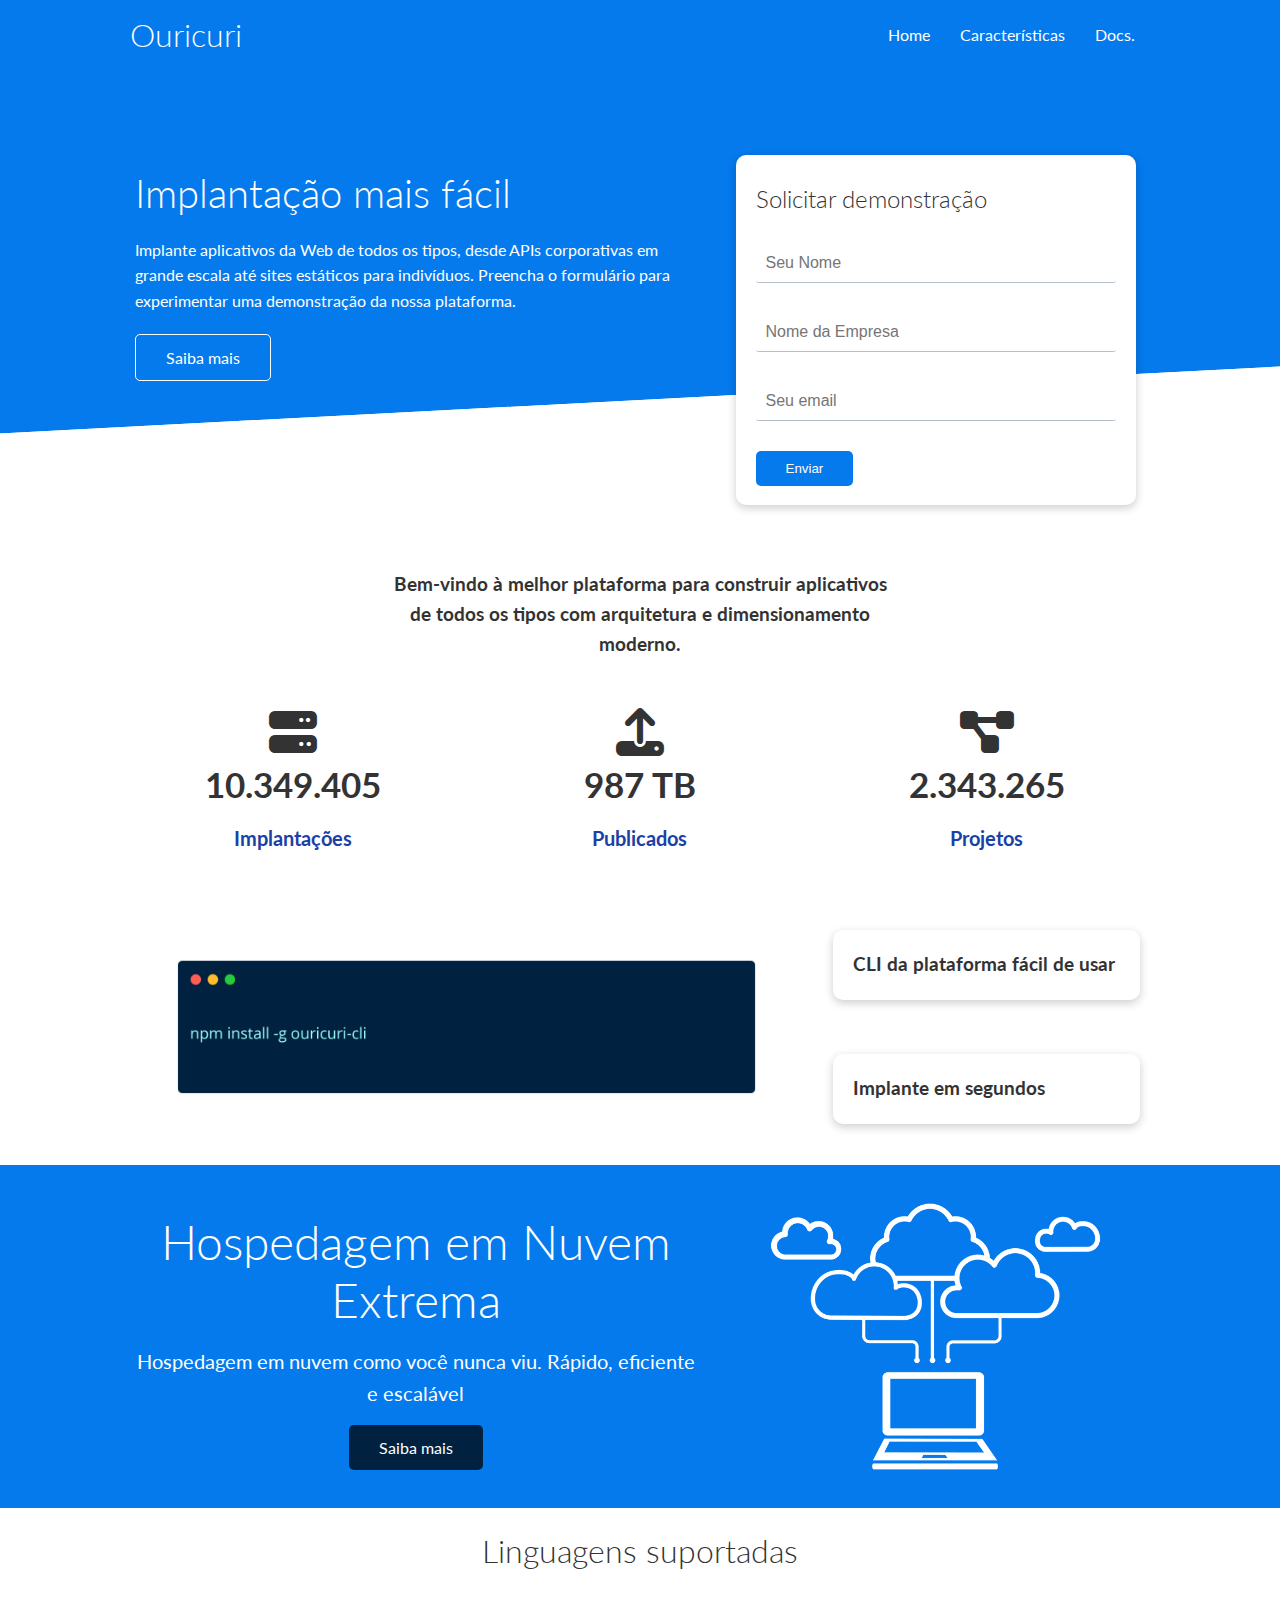
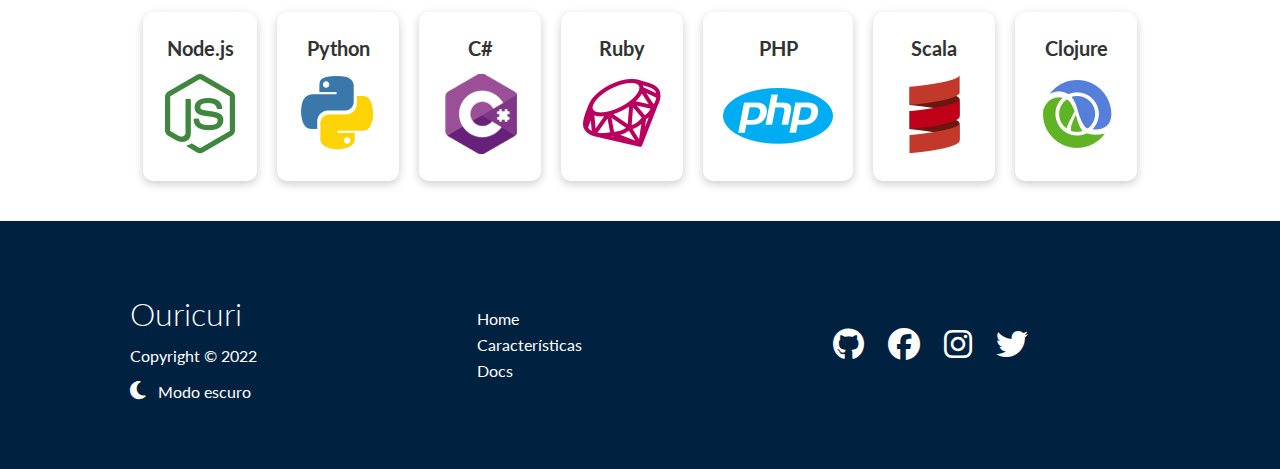
<file: 1_ouricuri_host/index.html>
<!DOCTYPE html>
<html lang="en">
<head>
    <meta charset="UTF-8">
    <meta http-equiv="X-UA-Compatible" content="IE=edge">
    <meta name="viewport" content="width=device-width, initial-scale=1.0">
    <link rel="stylesheet" href="./assets/css/style.css">
    <script src="./assets/js/scripts.js" defer></script>
    <title>Ouricuri Host - Hospedagem em nuvem para todos</title>
</head>
<body>
    <div id="theme">
        <!-- Navbar -->
        <div class="navbar">
            <div class="container flex">
                <h1 class="logo">Ouricuri</h1>
                <nav>
                    <ul>
                        <li><a href="index.html">Home</a></li>
                        <li><a href="features.html">Características</a></li>
                        <li><a href="docs.html">Docs.</a></li>
                    </ul>
                </nav>
            </div>
        </div>

        <!-- Showcase -->
        <section class="showcase">
            <div class="container grid">
                <div class="showcase-text">
                    <h1>Implantação mais fácil</h1>
                    <p>Implante aplicativos da Web de todos os tipos, desde APIs corporativas em grande escala até sites estáticos para indivíduos. Preencha o formulário para experimentar uma demonstração da nossa plataforma.</p>
                    <a href="features.html" class="btn btn-outline">Saiba mais</a>
                </div>

                <div class="showcase-form card">
                    <h2>Solicitar demonstração</h2>
                    <form>
                        <div class="form-control">
                            <input type="text" name="Name" placeholder="Seu Nome" required>
                        </div>
                        <div class="form-control">
                            <input type="text" name="Company Name" placeholder="Nome da Empresa" required>
                        </div>
                        <div class="form-control">
                            <input type="email" name="email" placeholder="Seu email" required>
                        </div>
                        <input type="submit" value="Enviar" class="btn btn-primary">
                    </form>
                </div>
            </div>
        </section>

        <!-- Stats -->
        <section class="stats">
            <div class="container">
                <h3 class="stats-heading text-center my-1">
                    Bem-vindo à melhor plataforma para construir aplicativos de todos os tipos com arquitetura e dimensionamento moderno.
                </h3>

                <div class="grid grid-3 text-center my-4">
                    <div>
                        <i class="fas fa-server fa-3x"></i>
                        <h3>10.349.405</h3>
                        <p class="text-secondary">Implantações</p>
                    </div>
                    <div>
                        <i class="fas fa-upload fa-3x"></i>
                        <h3>987 TB</h3>
                        <p class="text-secondary">Publicados</p>
                    </div>
                    <div>
                        <i class="fas fa-project-diagram fa-3x"></i>
                        <h3>2.343.265</h3>
                        <p class="text-secondary">Projetos</p>
                    </div>
                </div>
            </div>
        </section>

        <!-- Cli -->
        <section class="cli">
            <div class="container grid">
                <img src="./assets/images/cli.png" alt="">
                <div class="card">
                    <h3>CLI da plataforma fácil de usar</h3>
                </div>
                <div class="card">
                    <h3>Implante em segundos</h3>
                </div>
            </div>
        </section>

        <!-- Cloud -->
        <section class="cloud bg-primary my-2 py-2">
            <div class="container grid">
                <div class="text-center">
                    <h2 class="lg">Hospedagem em Nuvem Extrema</h2>
                    <p class="lead my-1">Hospedagem em nuvem como você nunca viu. Rápido, eficiente e escalável</p>
                    <a href="features.html" class="btn btn-dark">Saiba mais</a>
                </div>
                <img src="./assets/images/cloud.png" alt="">
            </div>
        </section>

        <!-- Languages -->
        <section class="languages">
            <h2 class="md text-center my-2">
                Linguagens suportadas
            </h2>
            <div class="container flex">
                <div class="card">
                    <h4>Node.js</h4>
                    <img src="./assets/images/logos/node.png" alt="Node.JS">
                </div>
                <div class="card">
                    <h4>Python</h4>
                    <img src="./assets/images/logos/python.png" alt="Python">
                </div>
                <div class="card">
                    <h4>C#</h4>
                    <img src="./assets/images/logos/csharp.png" alt="C#">
                </div>
                <div class="card">
                    <h4>Ruby</h4>
                    <img src="./assets/images/logos/ruby.png" alt="Ruby">
                </div>
                <div class="card">
                    <h4>PHP</h4>
                    <img src="./assets/images/logos/php.png" alt="PHP">
                </div>
                <div class="card">
                    <h4>Scala</h4>
                    <img src="./assets/images/logos/scala.png" alt="Scala">
                </div>
                <div class="card">
                    <h4>Clojure</h4>
                    <img src="./assets/images/logos/clojure.png" alt="Clojure">
                </div>
            </div>
        </section>

        <!-- Footer -->
        <footer class="footer bg-dark py-5">
            <div class="container grid grid-3">
                <div>
                    <h1>Ouricuri
                    </h1>
                    <p>Copyright &copy; 2022</p>
                    <ul>
                        <li class="theme-footer-aligin">
                            <input type="checkbox" name="change-theme" id="change-theme" />
                            <label for="change-theme">
                                <i class="fa-solid fa-sun"></i>
                                <i class="fa-solid fa-moon"></i>
                            </label><label for="change-theme" class="themelighttext">Modo claro</label>
                            <label for="change-theme" class="themedarktext">Modo escuro</label>
                        </li>
                    </ul>
                </div>
                <nav>
                    <ul>
                        <li><a href="index.html">Home</a></li>
                        <li><a href="features.html">Características</a></li>
                        <li><a href="docs.html">Docs</a></li>
                    </ul>
                </nav>
                <div class="social">
                    <a href="#"><i class="fab fa-github fa-2x" title="GitHub"></i></a>
                    <a href="#"><i class="fab fa-facebook fa-2x" title="Facebook"></i></a>
                    <a href="#"><i class="fab fa-instagram fa-2x" title="Instagram"></i></a>
                    <a href="#"><i class="fab fa-twitter fa-2x" title="Twitter"></i></a>
                </div>
            </div>
        </footer>
    </div>
</body>
</html>
</file>
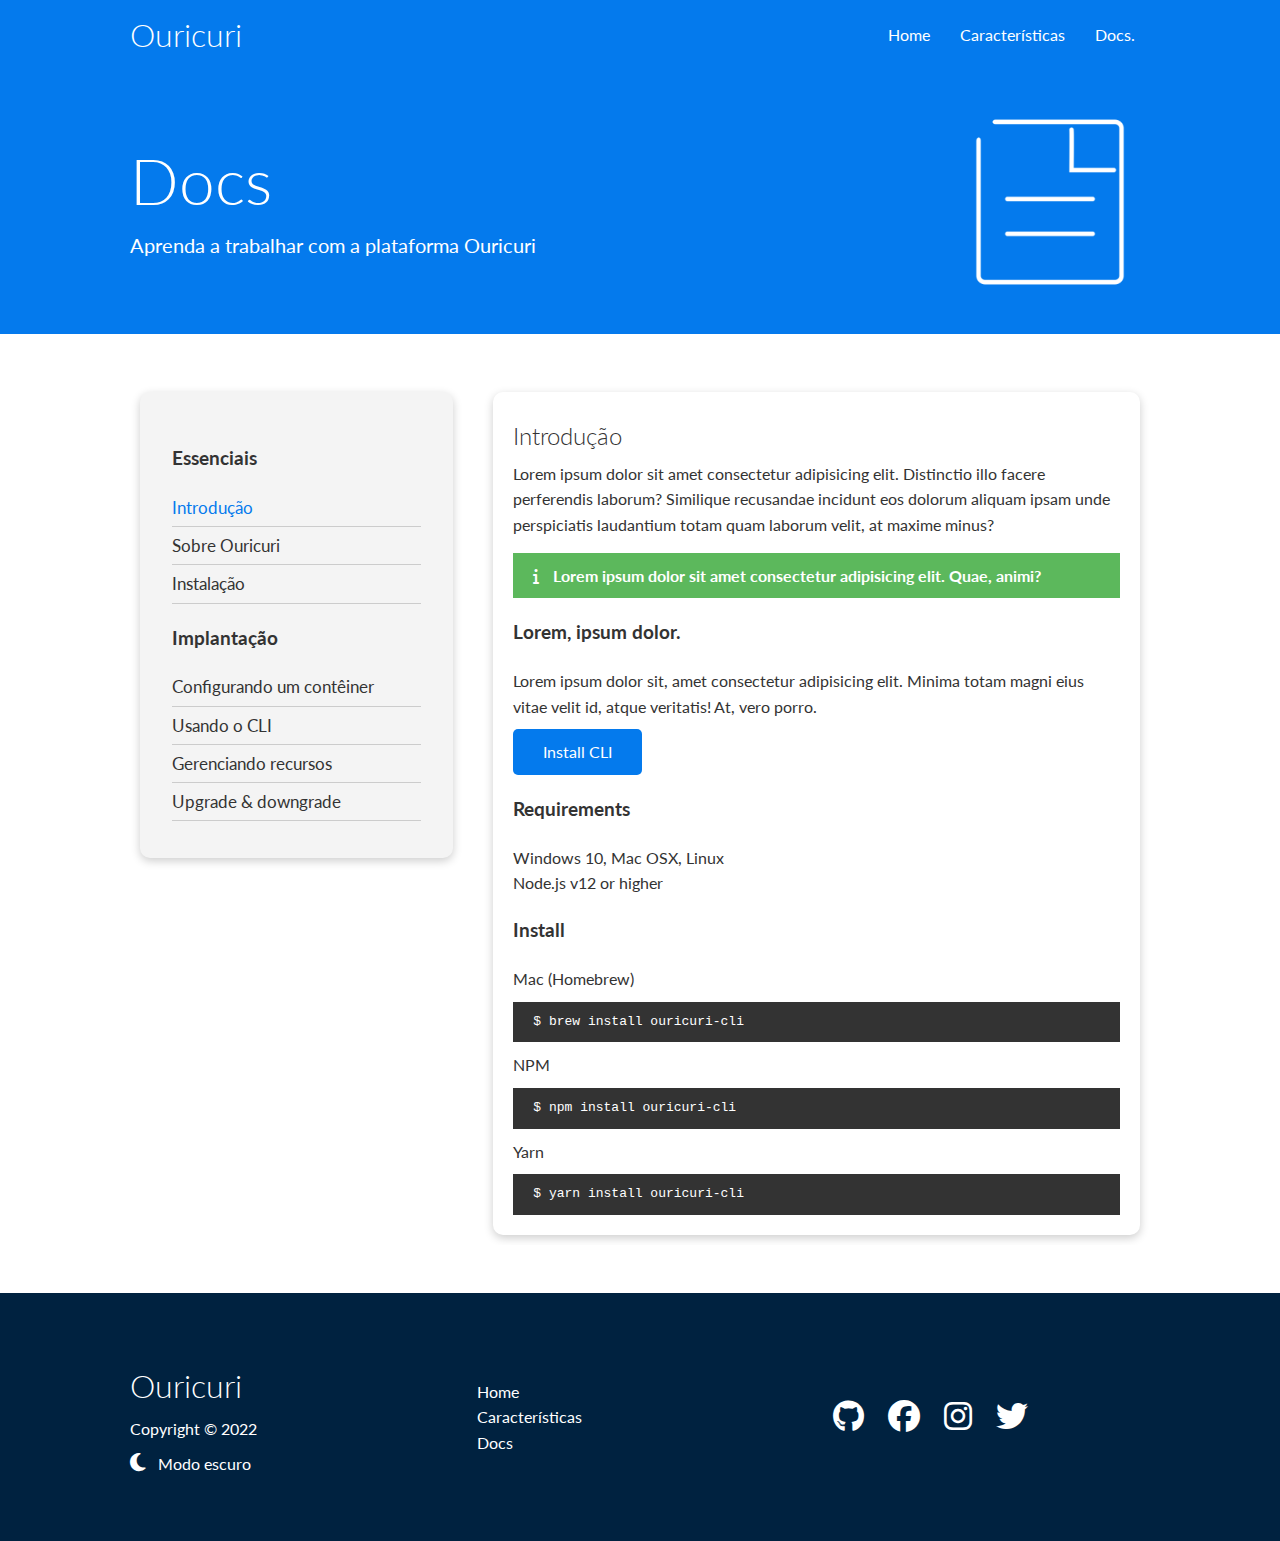
<file: 1_ouricuri_host/docs.html>
<!DOCTYPE html>
<html lang="en">
    <head>
        <meta charset="UTF-8">
        <meta http-equiv="X-UA-Compatible" content="IE=edge">
        <meta name="viewport" content="width=device-width, initial-scale=1.0">
        <link rel="stylesheet" href="./assets/css/style.css">
        <script src="./assets/js/scripts.js" defer></script>
        <title>Ouricuri Host - Hospedagem em nuvem para todos</title>
    </head>
<body>
    <div id="theme">
        <!-- Navbar -->
        <div class="navbar">
            <div class="container flex">
                <h1 class="logo">Ouricuri</h1>
                <nav>
                    <ul>
                        <li><a href="index.html">Home</a></li>
                        <li><a href="features.html">Características</a></li>
                        <li><a href="docs.html">Docs.</a></li>
                    </ul>
                </nav>
            </div>
        </div>

        <!-- Head -->
        <section class="docs-head bg-primary py-3">
            <div class="container grid">
                <div>
                    <h1 class="xl">Docs</h1>
                    <p class="lead">
                        Aprenda a trabalhar com a plataforma Ouricuri
                    </p>
                </div>
                <img src="./assets/images/docs.png" alt="">
            </div>
        </section>

        <!-- Docs main -->
        <section class="docs-main my-4">
            <div class="container grid">
                <div class="card bg-light p-3">
                    <h3 class="my-2">Essenciais</h3>
                    <nav>
                        <ul>
                            <li><a class="text-primary" href="#">Introdução</a></li>
                            <li><a href="#">Sobre Ouricuri</a></li>
                            <li><a href="#">Instalação</a></li>
                        </ul>
                    </nav>

                    <h3 class="my-2">Implantação</h3>
                    <nav>
                        <ul>
                            <li><a href="#">Configurando um contêiner</a></li>
                                <li><a href="#">Usando o CLI</a></li>
                                <li><a href="#">Gerenciando recursos</a></li>
                                <li><a href="#">Upgrade & downgrade</a></li>
                        </ul>
                    </nav>
                </div>
                <div class="card">
                    <h2>Introdução</h2>
                    <p>Lorem ipsum dolor sit amet consectetur adipisicing elit. Distinctio illo facere perferendis laborum? Similique recusandae incidunt eos dolorum aliquam ipsam unde perspiciatis laudantium totam quam laborum velit, at maxime minus?</p>

                    <div class="alert alert-success">
                        <i class="fas fa-info"></i> Lorem ipsum dolor sit amet consectetur adipisicing elit. Quae, animi?
                    </div>

                    <h3>Lorem, ipsum dolor.</h3>
                    <p>Lorem ipsum dolor sit, amet consectetur adipisicing elit. Minima totam magni eius vitae velit id, atque veritatis! At, vero porro.</p>
                    <a href="#" class="btn btn-primary">Install CLI</a>

                    <h3>Requirements</h3>
                    <ul>
                        <li>Windows 10, Mac OSX, Linux</li>
                        <li>Node.js v12 or higher</li>
                    </ul>

                    <h3>Install</h3>
                    <p>Mac (Homebrew)</p>
                    <pre><code>$ brew install ouricuri-cli</code></pre>
                    <p>NPM</p>
                    <pre><code>$ npm install ouricuri-cli</code></pre>
                    <p>Yarn</p>
                    <pre><code>$ yarn install ouricuri-cli</code></pre>

                </div>
            </div>
        </section>
        
        <!-- Footer -->
        <footer class="footer bg-dark py-5">
            <div class="container grid grid-3">
                <div>
                    <h1>Ouricuri
                    </h1>
                    <p>Copyright &copy; 2022</p>
                    <ul>
                        <li class="theme-footer-aligin">
                            <input type="checkbox" name="change-theme" id="change-theme" />
                            <label for="change-theme">
                                <i class="fa-solid fa-sun"></i>
                                <i class="fa-solid fa-moon"></i>
                            </label><label for="change-theme" class="themelighttext">Modo claro</label>
                            <label for="change-theme" class="themedarktext">Modo escuro</label>
                        </li>
                    </ul>
                </div>
                <nav>
                    <ul>
                        <li><a href="index.html">Home</a></li>
                        <li><a href="features.html">Características</a></li>
                        <li><a href="docs.html">Docs</a></li>
                    </ul>
                </nav>
                <div class="social">
                    <a href="#"><i class="fab fa-github fa-2x" title="GitHub"></i></a>
                    <a href="#"><i class="fab fa-facebook fa-2x" title="Facebook"></i></a>
                    <a href="#"><i class="fab fa-instagram fa-2x" title="Instagram"></i></a>
                    <a href="#"><i class="fab fa-twitter fa-2x" title="Twitter"></i></a>
                </div>
            </div>
        </footer>
    </div>
</body>
</html>
</file>
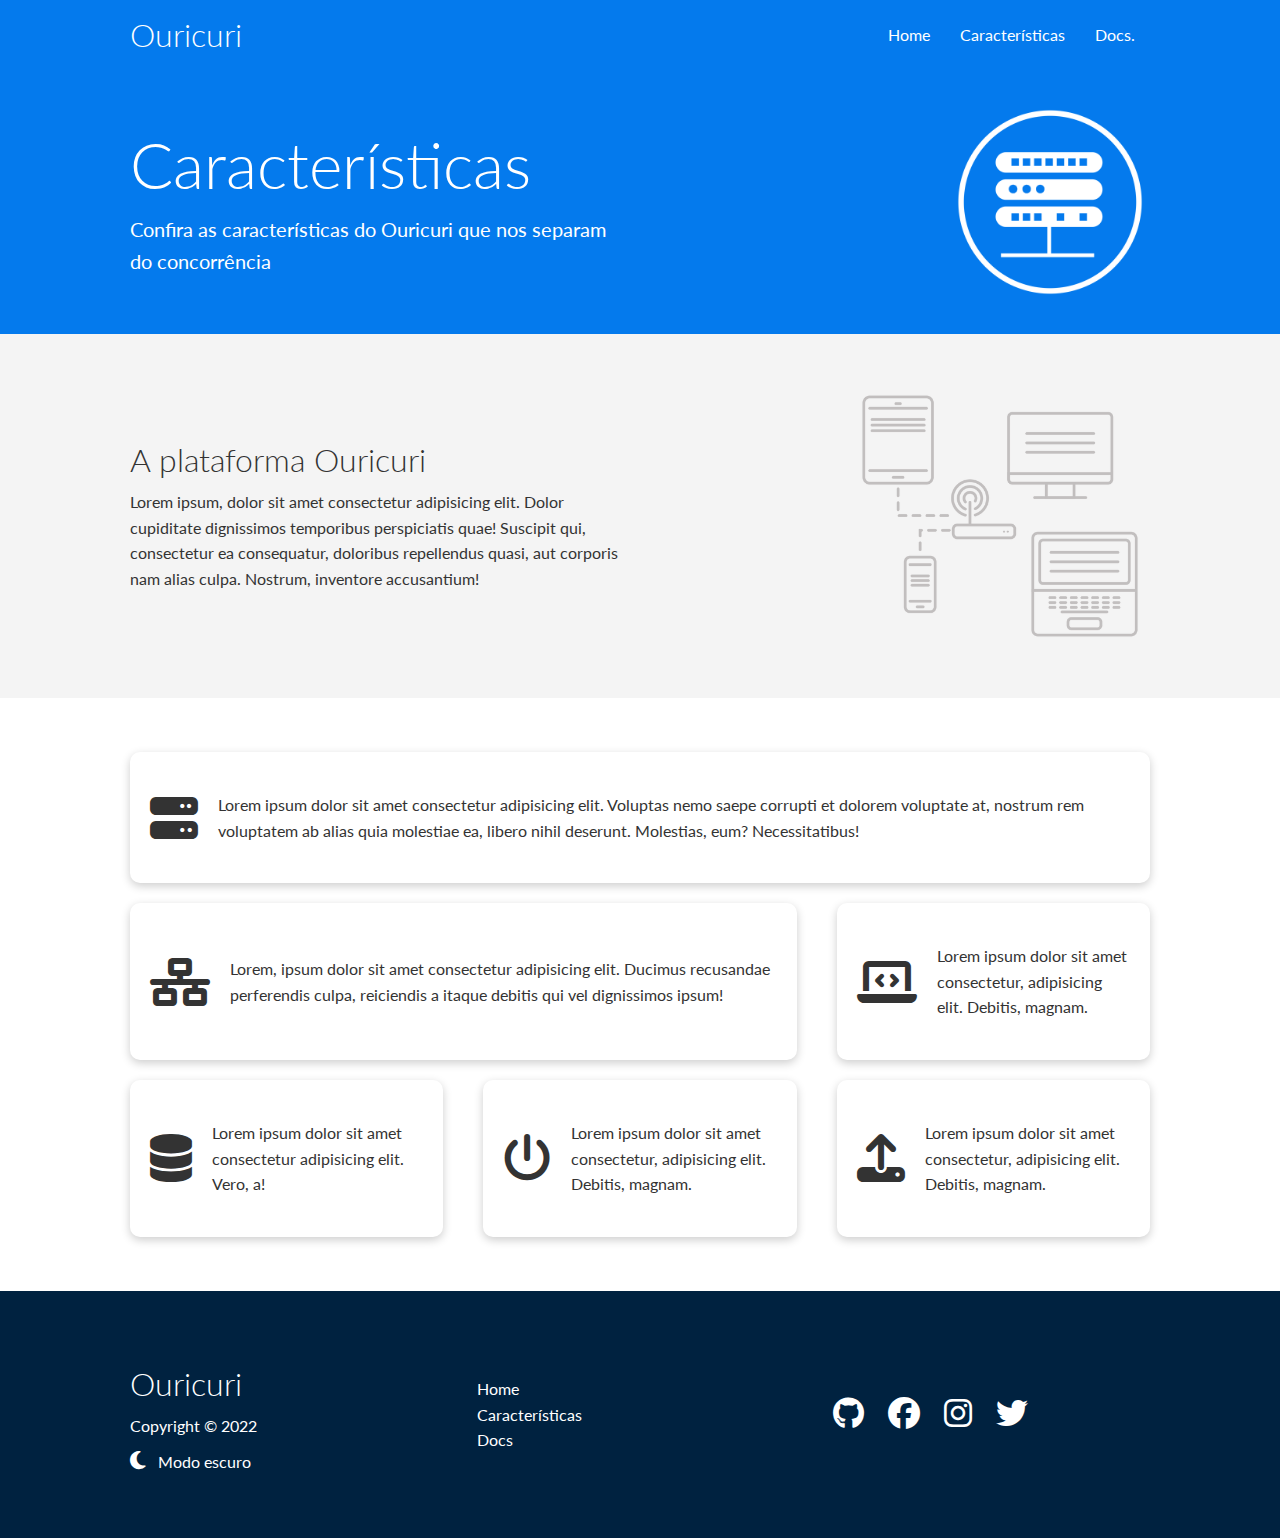
<file: 1_ouricuri_host/features.html>
<!DOCTYPE html>
<html lang="en">
    <head>
        <meta charset="UTF-8">
        <meta http-equiv="X-UA-Compatible" content="IE=edge">
        <meta name="viewport" content="width=device-width, initial-scale=1.0">
        <link rel="stylesheet" href="./assets/css/style.css">
        <script src="./assets/js/scripts.js" defer></script>
        <title>Ouricuri Host - Hospedagem em nuvem para todos</title>
    </head>
<body>
    <div id="theme">
        <!-- Navbar -->
    <div class="navbar">
        <div class="container flex">
            <h1 class="logo">Ouricuri</h1>
            <nav>
                <ul>
                    <li><a href="index.html">Home</a></li>
                    <li><a href="features.html">Características</a></li>
                    <li><a href="docs.html">Docs.</a></li>
                </ul>
            </nav>
        </div>
    </div>

    <!-- Head -->
    <section class="features-head bg-primary py-3">
        <div class="container grid">
            <div>
                <h1 class="xl">Características</h1>
                <p class="lead">
                    Confira as características do Ouricuri que nos separam do concorrência
                </p>
            </div>
            <img src="./assets/images/server.png" alt="">
        </div>
    </section>

    <!-- Sub head -->
    <section class="features-sub-head bg-light py-3">
        <div class="container grid">
            <div>
                <h1 class="md">A plataforma Ouricuri</h1>
                <p>
                    Lorem ipsum, dolor sit amet consectetur adipisicing elit. Dolor cupiditate dignissimos temporibus perspiciatis quae! Suscipit qui, consectetur ea consequatur, doloribus repellendus quasi, aut corporis nam alias culpa. Nostrum, inventore accusantium!
                </p>
            </div>
            <img src="./assets/images/server2.png" alt="">
        </div>
    </section>

    <section class="features-main my-2">
        <div class="container grid grid-3">
            <div class="card flex">
                <i class="fas fa-server fa-3x"></i>
                <p>Lorem ipsum dolor sit amet consectetur adipisicing elit. Voluptas nemo saepe corrupti et dolorem voluptate at, nostrum rem voluptatem ab alias quia molestiae ea, libero nihil deserunt. Molestias, eum? Necessitatibus!</p>
            </div>
            <div class="card flex">
                <i class="fas fa-network-wired fa-3x"></i>
                <p>
                    Lorem, ipsum dolor sit amet consectetur adipisicing elit. Ducimus
                    recusandae perferendis culpa, reiciendis a itaque debitis qui vel
                    dignissimos ipsum!
                </p>
            </div>
            <div class="card flex">
                <i class="fas fa-laptop-code fa-3x"></i>
                <p>
                    Lorem ipsum dolor sit amet consectetur, adipisicing elit. Debitis,
                    magnam.
                </p>
            </div>
            <div class="card flex">
                <i class="fas fa-database fa-3x"></i>
                <p>
                    Lorem ipsum dolor sit amet consectetur adipisicing elit. Vero, a!
                </p>
            </div>
            <div class="card flex">
                <i class="fas fa-power-off fa-3x"></i>
                <p>
                    Lorem ipsum dolor sit amet consectetur, adipisicing elit. Debitis,
                    magnam.
                </p>
            </div>
            <div class="card flex">
                <i class="fas fa-upload fa-3x"></i>
                <p>
                    Lorem ipsum dolor sit amet consectetur, adipisicing elit. Debitis,
                    magnam.
                </p>
            </div>
        </div>
    </section>

    <!-- Footer -->
    <footer class="footer bg-dark py-5">
        <div class="container grid grid-3">
            <div>
                <h1>Ouricuri
                </h1>
                <p>Copyright &copy; 2022</p>
                <ul>
                    <li class="theme-footer-aligin">
                        <input type="checkbox" name="change-theme" id="change-theme" />
                        <label for="change-theme">
                            <i class="fa-solid fa-sun"></i>
                            <i class="fa-solid fa-moon"></i>
                        </label><label for="change-theme" class="themelighttext">Modo claro</label>
                        <label for="change-theme" class="themedarktext">Modo escuro</label>
                    </li>
                </ul>
            </div>
            <nav>
                <ul>
                    <li><a href="index.html">Home</a></li>
                    <li><a href="features.html">Características</a></li>
                    <li><a href="docs.html">Docs</a></li>
                </ul>
            </nav>
            <div class="social">
                <a href="#"><i class="fab fa-github fa-2x" title="GitHub"></i></a>
                <a href="#"><i class="fab fa-facebook fa-2x" title="Facebook"></i></a>
                <a href="#"><i class="fab fa-instagram fa-2x" title="Instagram"></i></a>
                <a href="#"><i class="fab fa-twitter fa-2x" title="Twitter"></i></a>
            </div>
        </div>
    </footer>
    </div>
</body>
</html>
</file>
<file: 1_ouricuri_host/assets/css/style.css>
@import url(https://cdnjs.cloudflare.com/ajax/libs/font-awesome/6.2.0/css/all.min.css);
@import url(https://fonts.googleapis.com/css2?family=Lato:wght@300&display=swap);
.navbar, .showcase, .stats, .cli, .cloud, .languages, .footer {
  color: #333;
  background: #ffffff;
}

.container {
  max-width: 1100px;
  margin: 0 auto;
  overflow: auto;
  padding: 0 40px;
}

.card {
  background-color: #fff;
  color: #333;
  border-radius: 10px;
  box-shadow: 0 3px 10px rgba(0, 0, 0, 0.2);
  padding: 20px;
  margin: 10px;
}

.btn {
  display: inline-block;
  padding: 10px 30px;
  cursor: pointer;
  background: #047aed;
  color: #fff;
  border: none;
  border-radius: 5px;
}
.btn:hover {
  transform: scale(0.98);
}

.btn-outline {
  background-color: transparent;
  border: 1px #fff solid;
}

/* Backgrounds & colored buttons */
.bg-primary, .btn-primary {
  background-color: #047aed;
  color: #fff;
}

.bg-secondary, .btn-secondary {
  background-color: #1c3fa8;
  color: #fff;
}

.bg-dark, .btn-dark {
  background-color: #002240;
  color: #fff;
}

.bg-light, .btn-light {
  background-color: #f4f4f4;
  color: #333;
}

.bg-primary a, .btn-primary a, .bg-secondary a, .btn-secondary a, .bg-dark a, .btn-dark a {
  color: #fff;
}

/* Text colors */
.text-primary {
  color: #047aed;
}

.text-secondary {
  color: #1c3fa8;
}

.text-dark {
  color: #002240;
}

.text-light {
  color: #f4f4f4;
}

/* Text sizes */
.lead {
  font-size: 20px;
}

.sm {
  font-size: 1rem;
}

.md {
  font-size: 2rem;
}

.lg {
  font-size: 3rem;
}

.xl {
  font-size: 4rem;
}

.text-center {
  text-align: center;
}

/* Alert */
.alert {
  background-color: #f4f4f4;
  padding: 10px 20px;
  font-weight: bold;
  margin: 15px 0;
}
.alert i {
  margin-right: 10px;
}

.alert-success {
  background-color: #5cb85c;
  color: #fff;
}

.alert-error {
  background-color: #d9534f;
  color: #fff;
}

.flex {
  display: flex;
  justify-content: center;
  align-items: center;
  height: 100%;
}

.grid {
  display: grid;
  grid-template-columns: repeat(2, 1fr);
  gap: 20px;
  justify-content: center;
  align-items: center;
  height: 100%;
}

.grid-3 {
  grid-template-columns: repeat(3, 1fr);
}

/* Margin */
.my-1 {
  margin: 1rem 0;
}

.my-2 {
  margin: 1.5rem 0;
}

.my-3 {
  margin: 2rem 0;
}

.my-4 {
  margin: 3rem 0;
}

.my-5 {
  margin: 4rem 0;
}

.m-1 {
  margin: 1rem;
}

.m-2 {
  margin: 1.5rem;
}

.m-3 {
  margin: 2rem;
}

.m-4 {
  margin: 3rem;
}

.m-5 {
  margin: 4rem;
}

/* Padding */
.py-1 {
  padding: 1rem 0;
}

.py-2 {
  padding: 1.5rem 0;
}

.py-3 {
  padding: 2rem 0;
}

.py-4 {
  padding: 3rem 0;
}

.py-5 {
  padding: 4rem 0;
}

.p-1 {
  padding: 1rem;
}

.p-2 {
  padding: 1.5rem;
}

.p-3 {
  padding: 2rem;
}

.p-4 {
  padding: 3rem;
}

.p-5 {
  padding: 4rem;
}

#change-theme {
  display: none;
}

.fa-solid {
  font-size: 1.3rem;
  cursor: pointer;
}

.fa-sun, .themelighttext {
  display: none;
  cursor: pointer;
}

.dark {
  background-color: #333;
  /* Text colors */
}
.dark a {
  text-decoration: none;
  color: #fff;
}
.dark code, .dark pre {
  background: #333;
}
.dark .navbar, .dark .showcase, .dark .stats, .dark .cli, .dark .cloud, .dark .languages, .dark .footer {
  color: #fff;
  background: #333;
}
.dark .navbar {
  background-color: #0a1316;
}
.dark .showcase {
  background-color: #0a1316;
}
.dark .showcase::before, .dark .showcase::after {
  background: #0a1316;
}
.dark .showcase-form input[type=text], .dark .showcase-form input[type=email] {
  border-bottom: 1px solid #fff;
}
.dark .card {
  background-color: #333;
  color: #fff;
}
.dark .btn {
  background: #488697;
}
.dark .bg-primary, .dark .btn-primary {
  background-color: #488697;
  color: #fff;
}
.dark .bg-secondary, .dark .btn-secondary {
  background-color: #488697;
  color: #fff;
}
.dark .bg-dark, .dark .btn-dark {
  background-color: #0a1316;
  color: #fff;
}
.dark .bg-light, .dark .btn-light {
  background-color: #0a1316;
  color: #fff;
}
.dark .bg-primary a, .dark .btn-primary a, .dark .bg-secondary a, .dark .btn-secondary a, .dark .bg-dark a, .dark .btn-dark a {
  color: #fff;
}
.dark .text-primary {
  color: #fff;
}
.dark .text-secondary {
  color: #488697;
}
.dark .text-dark {
  color: #0a1316;
}
.dark .text-light {
  color: #f4f4f4;
}
.dark .alert {
  background-color: #f4f4f4;
}
.dark .alert-success {
  background-color: #5cb85c;
  color: #fff;
}
.dark .alert-error {
  background-color: #d9534f;
  color: #fff;
}
.dark .fa-sun, .dark .themelighttext {
  display: block;
}
.dark .fa-moon, .dark .themedarktext {
  display: none;
}

* {
  box-sizing: border-box;
  padding: 0;
  margin: 0;
}

body {
  font-family: "Lato", sans-serif;
  line-height: 1.6;
}
body ul {
  list-style-type: none;
}
body a {
  text-decoration: none;
  color: #333;
}
body h1, body h2 {
  font-weight: 300;
  line-height: 1.2;
  margin: 10px 0;
}
body p {
  margin: 10px 0;
}
body img {
  width: 100%;
}
body code, body pre {
  background: #333;
  color: #fff;
  padding: 10px;
}

.hidden {
  visibility: hidden;
  height: 0;
}

/* Navbar */
.navbar {
  background-color: #047aed;
  color: #fff;
  height: 70px;
}
.navbar ul {
  display: flex;
}
.navbar a {
  color: #fff;
  padding: 10px;
  margin: 0 5px;
}
.navbar a:hover {
  border-bottom: 2px #fff solid;
}
.navbar .flex {
  justify-content: space-between;
}

/* Showcase */
.showcase {
  height: 400px;
  background-color: #047aed;
  color: #fff;
  position: relative;
}
.showcase h1 {
  font-size: 40px;
}
.showcase p {
  margin: 20px 0;
}
.showcase .grid {
  overflow: visible;
  grid-template-columns: 55% auto;
  gap: 30px;
}
.showcase .showcase-text {
  animation: slideInFromLeft 1s ease-in;
}
.showcase::before, .showcase::after {
  content: "";
  position: absolute;
  height: 130px;
  bottom: -60px;
  right: 0;
  left: 0;
  background: #fff;
  -webkit-transform: skewY(-3deg);
  -moz-transform: skewY(-3deg);
  -ms-transform: skewY(-3deg);
  transform: skewY(-3deg);
}

.showcase-form {
  position: relative;
  top: 60px;
  height: 350px;
  width: 400px;
  padding: 20px;
  z-index: 100;
  justify-self: flex-end;
  animation: slideInFromRight 1s ease-in;
}
.showcase-form .form-control {
  margin: 30px 0;
}
.showcase-form input[type=text], .showcase-form input[type=email] {
  border: 0;
  border-bottom: 1px solid #b4becb;
  width: 100%;
  padding: 10px;
  font-size: 16px;
  border-radius: 3px;
}
.showcase-form input:focus {
  outline: none;
}

/* Stats */
.stats {
  padding-top: 100px;
  animation: slideInFromBottom 1s ease-in;
}
.stats .grid h3 {
  font-size: 35px;
}
.stats .grid p {
  font-size: 20px;
  font-weight: bold;
}

.stats-heading {
  max-width: 500px;
  margin: auto;
}

/* Cli */
.cli .grid {
  grid-template-columns: repeat(3, 1fr);
  grid-template-rows: repeat(2, 1fr);
}
.cli .grid > *:first-child {
  grid-column: 1/span 2;
  grid-row: 1/span 2;
}

/* Cloud */
.cloud .grid {
  grid-template-columns: 4fr 3fr;
}

/* Languages */
.languages .flex {
  flex-wrap: wrap;
}
.languages .card {
  text-align: center;
  margin: 18px 10px 40px;
  transition: transform 0.2s ease-in;
}
.languages .card:hover {
  transform: translateY(-15px);
}
.languages h4 {
  font-size: 20px;
  margin-bottom: 10px;
}

/* Features */
.features-head img, .docs-head img {
  width: 200px;
  justify-self: flex-end;
}

.features-sub-head img {
  width: 300px;
  justify-self: flex-end;
}

.features-main .card > i {
  margin-right: 20px;
}
.features-main .grid {
  padding: 30px;
}
.features-main .grid > *:first-child {
  grid-column: 1/span 3;
}
.features-main .grid > *:nth-child(2) {
  grid-column: 1/span 2;
}

/* Docs */
.docs-main h3 {
  margin: 20px 0;
}
.docs-main .grid {
  grid-template-columns: 1fr 2fr;
  align-items: flex-start;
}
.docs-main nav li {
  font-size: 17px;
  padding-bottom: 5px;
  margin-bottom: 5px;
  border-bottom: 1px #ccc solid;
}
.docs-main a:hover {
  font-weight: bold;
}

/* Footer */
.footer .social a {
  margin: 0 10px;
}

.fa-github:hover {
  color: #888;
}

.fa-facebook:hover {
  color: #1773EA;
}

.fa-instagram:hover {
  color: #B32E87;
}

.fa-twitter:hover {
  color: #1C9CEA;
}

.theme-footer-aligin {
  display: flex;
  align-items: center;
}
.theme-footer-aligin i {
  padding-right: 10px;
  width: 28px;
}

/* Animations */
@keyframes slideInFromLeft {
  0% {
    transform: translateX(-100%);
  }
  100% {
    transform: translateX(0);
  }
}
@keyframes slideInFromRight {
  0% {
    transform: translateX(100%);
  }
  100% {
    transform: translateX(0);
  }
}
@keyframes slideInFromTop {
  0% {
    transform: translateY(-100%);
  }
  100% {
    transform: translateX(0);
  }
}
@keyframes slideInFromBottom {
  0% {
    transform: translateY(100%);
  }
  100% {
    transform: translateX(0);
  }
}
/* Tablets and under */
@media (max-width: 768px) {
  .grid,
.showcase .grid,
.stats .grid,
.cli .grid,
.cloud .grid,
.features-main .grid,
.docs-main .grid {
    grid-template-columns: 1fr;
    grid-template-rows: 1fr;
  }
  .showcase {
    height: auto;
  }
  .showcase-text {
    text-align: center;
    margin-top: 40px;
    animation: slideInFromTop 1s ease-in;
  }
  .showcase-form {
    justify-self: center;
    margin: auto;
    animation: slideInFromBottom 1s ease-in;
  }
  .cli .grid > *:first-child {
    grid-column: 1;
    grid-row: 1;
  }
  .features-head,
.features-sub-head,
.docs-head {
    text-align: center;
  }
  .features-head img,
.features-sub-head img,
.docs-head img {
    justify-self: center;
  }
  .features-main .grid > *:first-child,
.features-main .grid > *:nth-child(2) {
    grid-column: 1;
  }
}
/* Mobile */
@media (max-width: 500px) {
  .navbar {
    height: 110px;
  }
  .navbar .flex {
    flex-direction: column;
  }
  .navbar ul {
    padding: 10px;
    background-color: rgba(0, 0, 0, 0.1);
  }
  .showcase-form {
    width: 300px;
  }
}

/*# sourceMappingURL=style.css.map */
</file>
